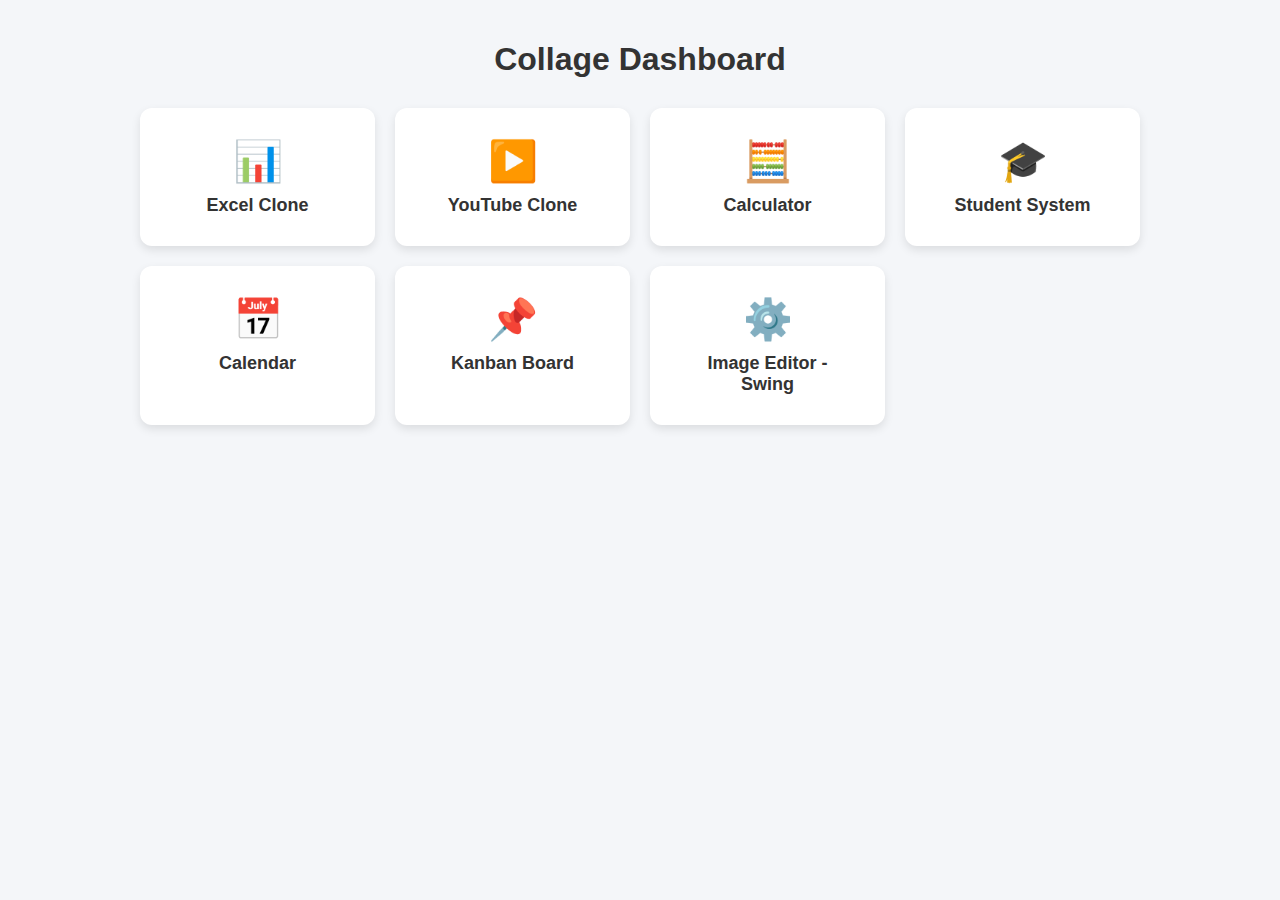
<file: index.html>
<!DOCTYPE html>
<html lang="en">
<head>
<meta charset="UTF-8">
<title>My Dashboard</title>

<style>

body {
    font-family: Arial, sans-serif;
    background: #f4f6f9;
    margin: 0;
    padding: 20px;
}

/* Header */
.header {
    text-align: center;
    margin-bottom: 30px;
}

.header h1 {
    color: #333;
}

/* Responsive Dashboard Grid */
.dashboard {
    display: grid;
    grid-template-columns: repeat(auto-fit, minmax(220px, 1fr));
    gap: 20px;
    max-width: 1000px;
    margin: auto;
}

/* Card */
.card {
    background: white;
    border-radius: 12px;
    padding: 30px;
    text-align: center;
    text-decoration: none;
    color: #333;
    box-shadow: 0 4px 10px rgba(0,0,0,0.1);
    transition: 0.3s;
}

.card:hover {
    transform: translateY(-5px);
    box-shadow: 0 6px 15px rgba(0,0,0,0.2);
}

/* Icon */
.icon {
    font-size: 40px;
    margin-bottom: 10px;
}

/* Title */
.title {
    font-size: 18px;
    font-weight: bold;
}

/* Mobile spacing improvement */
@media (max-width: 480px) {
    body {
        padding: 10px;
    }

    .card {
        padding: 20px;
    }
}

</style>
</head>
<body>

<div class="header">
    <h1>Collage Dashboard</h1>
</div>

<div class="dashboard">

    <a href="Excel-Clone/index.html" class="card">
        <div class="icon">📊</div>
        <div class="title">Excel Clone</div>
    </a>

    <a href="Youtube-Colone/index.html" class="card">
        <div class="icon">▶️</div>
        <div class="title">YouTube Clone</div>
    </a>

    <a href="calculator/calculator.html" class="card">
        <div class="icon">🧮</div>
        <div class="title">Calculator</div>
    </a>

    <a href="student-management/student.html" class="card">
        <div class="icon">🎓</div>
        <div class="title">Student System</div>
    </a>

    <a href="calendar/calendar.html" class="card">
        <div class="icon">📅</div>
        <div class="title">Calendar</div>
    </a>

    <a href="kanban_board/kanban.html" class="card">
        <div class="icon">📌</div>
        <div class="title">Kanban Board</div>
    </a>

    <a href="Image-Editor-Swing-/temp.html" class="card">
        <div class="icon">⚙️</div>
        <div class="title">Image Editor - Swing</div>
    </a>

</div>

</body>
</html>
</file>
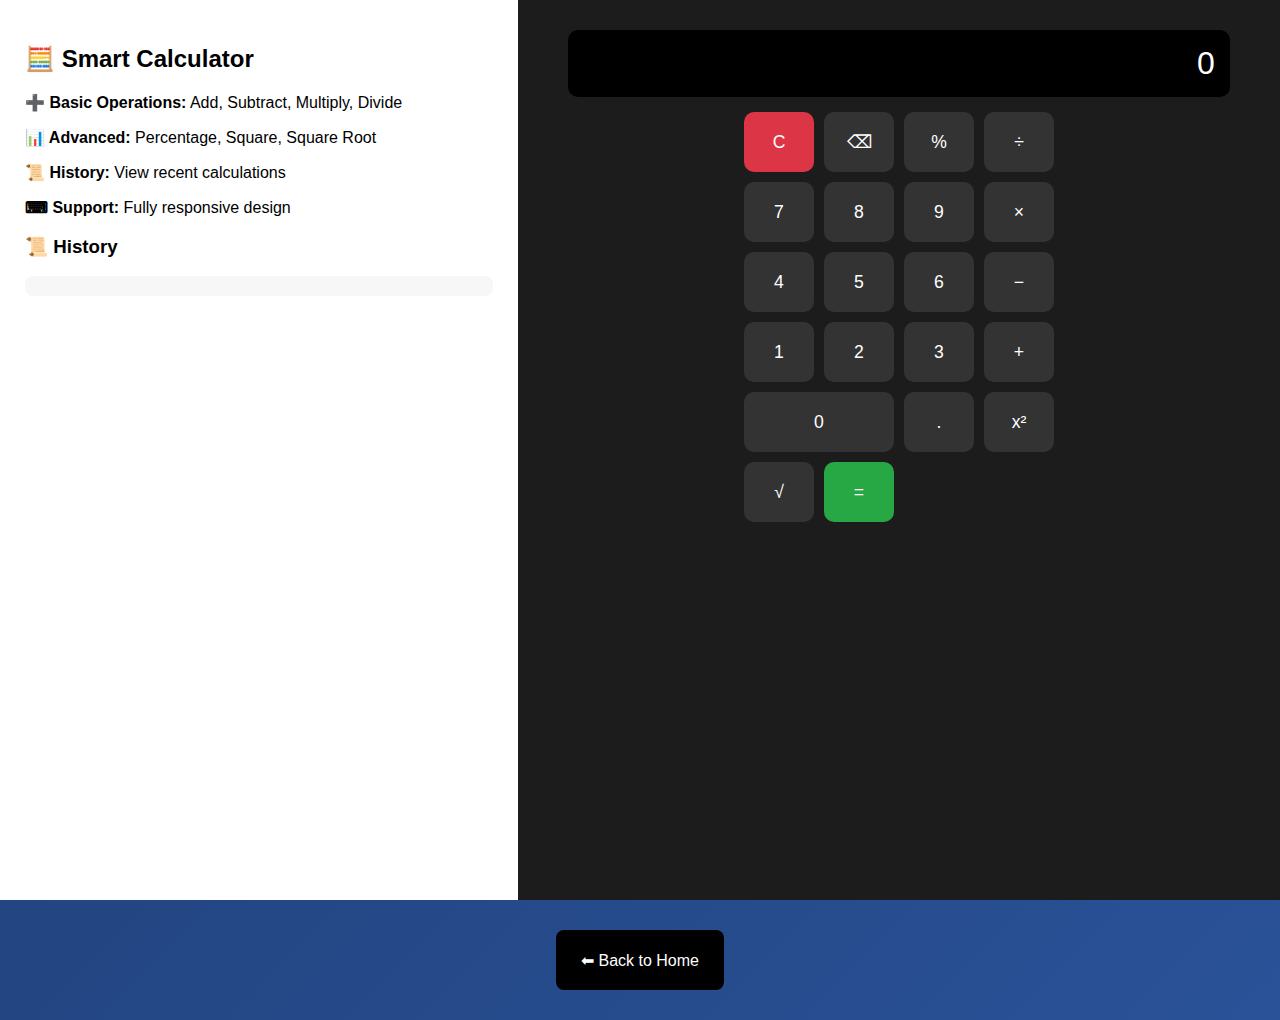
<file: calculator/calculator.html>
<!DOCTYPE html>
<html lang="en">

<head>
    <meta charset="UTF-8">
    <meta name="viewport" content="width=device-width, initial-scale=1.0">
    <title>Professional Calculator</title>

    <link href="https://cdnjs.cloudflare.com/ajax/libs/font-awesome/6.5.0/css/all.min.css" rel="stylesheet">
    <link rel="stylesheet" href="calculator.css">
</head>
<body>

    <div class="app-container">

        <!-- LEFT INFO PANEL -->
        <div class="info-panel">
            <h2>🧮 Smart Calculator</h2>

            <p><strong>➕ Basic Operations:</strong> Add, Subtract, Multiply, Divide</p>
            <p><strong>📊 Advanced:</strong> Percentage, Square, Square Root</p>
            <p><strong>📜 History:</strong> View recent calculations</p>
            <p><strong>⌨ Support:</strong> Fully responsive design</p>

            <h3>📜 History</h3>
            <div id="history"></div>
        </div>

        <!-- CALCULATOR PANEL -->
        <div class="calculator">

            <div class="display" id="display">0</div>

            <div class="buttons">
                <button onclick="clearDisplay()" class="clear">C</button>
                <button onclick="deleteLast()">⌫</button>
                <button onclick="percentage()">%</button>
                <button onclick="appendOperator('/')">÷</button>

                <button onclick="appendNumber('7')">7</button>
                <button onclick="appendNumber('8')">8</button>
                <button onclick="appendNumber('9')">9</button>
                <button onclick="appendOperator('*')">×</button>

                <button onclick="appendNumber('4')">4</button>
                <button onclick="appendNumber('5')">5</button>
                <button onclick="appendNumber('6')">6</button>
                <button onclick="appendOperator('-')">−</button>

                <button onclick="appendNumber('1')">1</button>
                <button onclick="appendNumber('2')">2</button>
                <button onclick="appendNumber('3')">3</button>
                <button onclick="appendOperator('+')">+</button>

                <button onclick="appendNumber('0')" class="zero">0</button>
                <button onclick="appendNumber('.')">.</button>
                <button onclick="square()">x²</button>
                <button onclick="squareRoot()">√</button>

                <button onclick="calculate()" class="equals">=</button>
            </div>

        </div>

    </div>

    <div style="
    display: flex;
    justify-content: center;
    align-items: center;
    margin: 30px 0;
">

        <button onclick="window.location.href='../index.html'" style="
            background: black;
            color: white;
            border: none;
            padding: 12px 25px;
            font-size: 16px;
            border-radius: 8px;
            cursor: pointer;
            transition: 0.3s;
        " onmouseover="this.style.background='#444'" onmouseout="this.style.background='black'">

            ⬅ Back to Home

        </button>

    </div>

    <script src="calculator.js"></script>
</body>

</html>
</file>
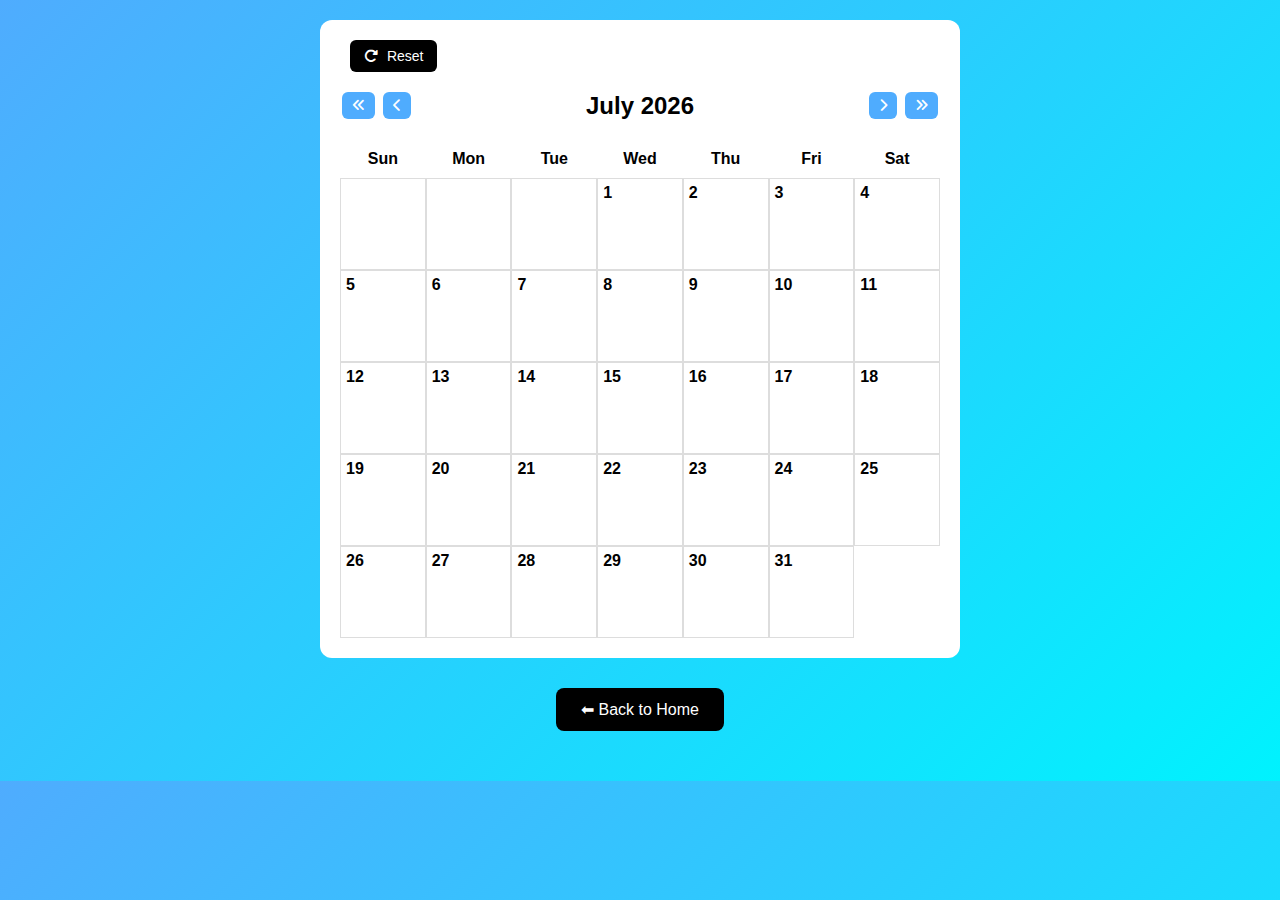
<file: calendar/calendar.html>
<!DOCTYPE html>
<html lang="en">
<head>
<meta charset="UTF-8">
<title>Yearly Calendar App</title>
<meta name="viewport" content="width=device-width, initial-scale=1.0">

<link href="https://cdnjs.cloudflare.com/ajax/libs/font-awesome/6.5.0/css/all.min.css" rel="stylesheet">
<link rel="stylesheet" href="calendar.css">
</head>
<body>
<div class="calendar-container">
    <button class="reset-btn" onclick="resetCalendar()">
        <i class="fa-solid fa-rotate-right"></i> Reset
    </button>

    <div class="header">
        <div class="nav-group">
            <button onclick="prevYear()"><i class="fa-solid fa-angles-left"></i></button>
            <button onclick="prevMonth()"><i class="fa-solid fa-chevron-left"></i></button>
        </div>

        <h2 id="monthYear"></h2>

        <div class="nav-group">
            <button onclick="nextMonth()"><i class="fa-solid fa-chevron-right"></i></button>
            <button onclick="nextYear()"><i class="fa-solid fa-angles-right"></i></button>
        </div>
    </div>

    <div class="days">
        <div>Sun</div><div>Mon</div><div>Tue</div>
        <div>Wed</div><div>Thu</div><div>Fri</div><div>Sat</div>
    </div>

    <div id="calendar" class="dates"></div>

</div>

<!-- Add Event Modal -->
<div id="eventModal" class="modal">
    <div class="modal-content">
        <h3>Add Event</h3>

        <input type="text" id="eventTitle" placeholder="Event title">

        <textarea id="eventRemark" placeholder="Remark" rows="3"></textarea>

        <select id="priority">
            <option value="high">High Priority</option>
            <option value="medium" selected>Medium Priority</option>
            <option value="low">Low Priority</option>
        </select>

        <div class="modal-actions">
            <button onclick="saveEvent()">
                <i class="fa-solid fa-floppy-disk"></i> Save
            </button>
            <button class="cancel" onclick="closeModal()">
                <i class="fa-solid fa-xmark"></i> Cancel
            </button>
        </div>
    </div>
</div>

<!-- View Event Modal -->
<div id="viewModal" class="modal">
    <div class="modal-content">
        <h3>Event Details</h3>
        <div id="viewContent"></div>

        <div class="modal-actions">
            <button onclick="deleteEvent()">
                <i class="fa-solid fa-trash"></i> Delete
            </button>
            <button class="cancel" onclick="closeViewModal()">Close</button>
        </div>
    </div>
</div>

<div style="
    display: flex;
    justify-content: center;
    align-items: center;
    margin: 30px 0;
">

    <button 
        onclick="window.location.href='../index.html'" 
        style="
            background: black;
            color: white;
            border: none;
            padding: 12px 25px;
            font-size: 16px;
            border-radius: 8px;
            cursor: pointer;
            transition: 0.3s;
        "
        onmouseover="this.style.background='#444'"
        onmouseout="this.style.background='black'">

        ⬅ Back to Home

    </button>

</div>

<script src="calendar.js"></script>
</body>
</html>
</file>
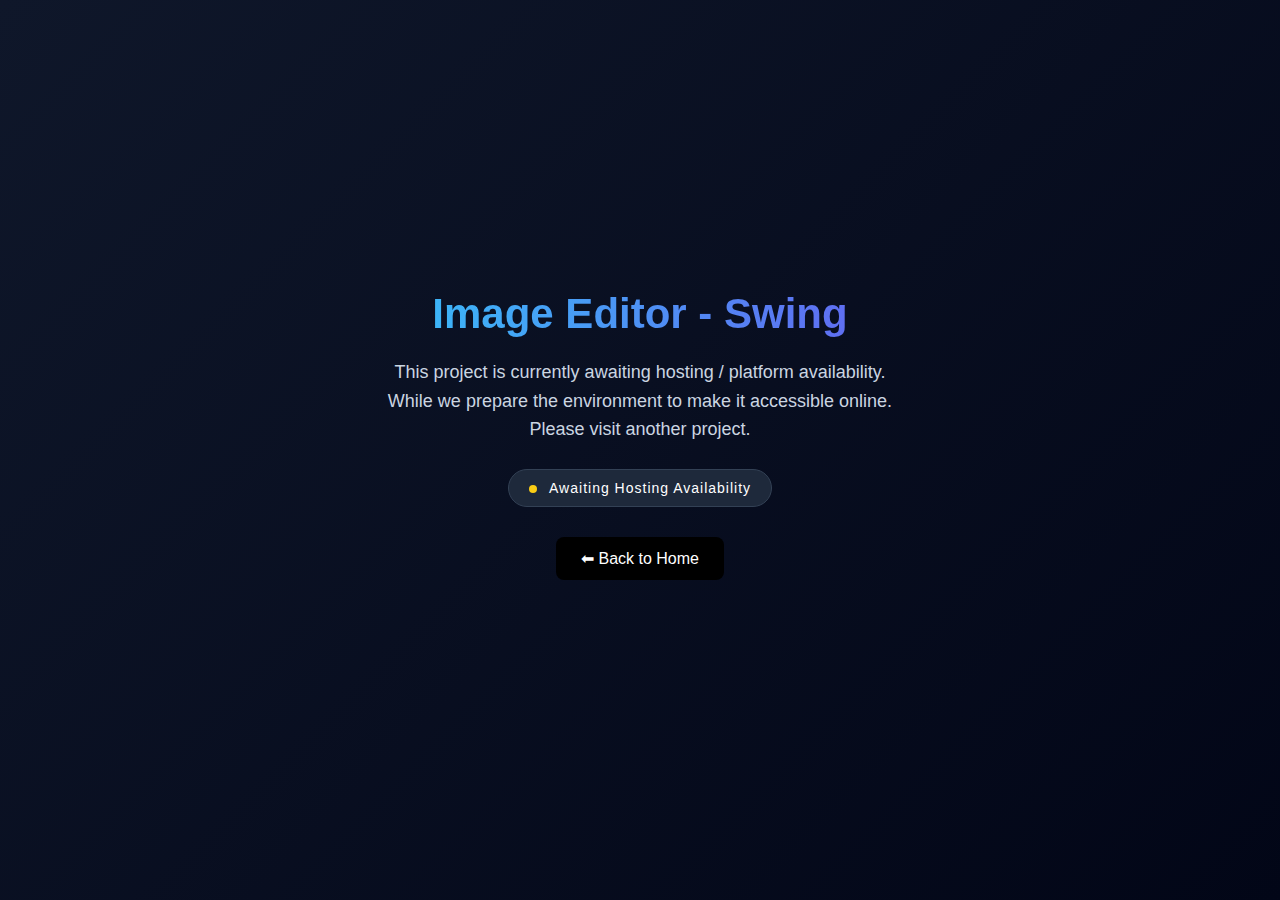
<file: Image-Editor-Swing-/temp.html>
<!DOCTYPE html>
<html lang="en">
<head>
    <meta charset="UTF-8">
    <title>Image Editor - Swing | Coming Soon</title>
    <meta name="viewport" content="width=device-width, initial-scale=1.0">

    <style>
        * {
            margin: 0;
            padding: 0;
            box-sizing: border-box;
            font-family: "Segoe UI", Arial, sans-serif;
        }
        body {
            height: 100vh;
            background: linear-gradient(135deg, #0f172a, #020617);
            color: #ffffff;
            display: flex;
            align-items: center;
            justify-content: center;
            text-align: center;
        }

        .container {
            max-width: 600px;
            padding: 40px;
        }

        h1 {
            font-size: 42px;
            margin-bottom: 20px;
            background: linear-gradient(90deg, #38bdf8, #6366f1);
            -webkit-background-clip: text;
            -webkit-text-fill-color: transparent;
        }

        p {
            font-size: 18px;
            color: #cbd5e1;
            margin-bottom: 25px;
            line-height: 1.6;
        }

        .status {
            display: inline-block;
            padding: 10px 20px;
            border-radius: 30px;
            background-color: #1e293b;
            font-size: 14px;
            letter-spacing: 1px;
            border: 1px solid #334155;
        }

        .dot {
            display: inline-block;
            width: 8px;
            height: 8px;
            margin-right: 8px;
            border-radius: 50%;
            background-color: #facc15;
            animation: blink 1.5s infinite;
        }

        @keyframes blink {
            0% { opacity: 1; }
            50% { opacity: 0.3; }
            100% { opacity: 1; }
        }

        footer {
            position: absolute;
            bottom: 20px;
            font-size: 14px;
            color: #64748b;
        }
    </style>
</head>
<body>

    <div class="container">
        <h1>Image Editor - Swing</h1>

        <p>
            This project is currently awaiting hosting / platform availability.
            While we prepare the environment to make it accessible online.
            Please visit another project.
        </p>

        <div class="status">
            <span class="dot"></span>
            Awaiting Hosting Availability
        </div>

             <div style="
    display: flex;
    justify-content: center;
    align-items: center;
    margin: 30px 0;
">

        <button onclick="window.location.href='../index.html'" style="
            background: black;
            color: white;
            border: none;
            padding: 12px 25px;
            font-size: 16px;
            border-radius: 8px;
            cursor: pointer;
            transition: 0.3s;
        " onmouseover="this.style.background='#444'" onmouseout="this.style.background='black'">

            ⬅ Back to Home

        </button>

    </div>
    </div>

</body>
</html>
</file>
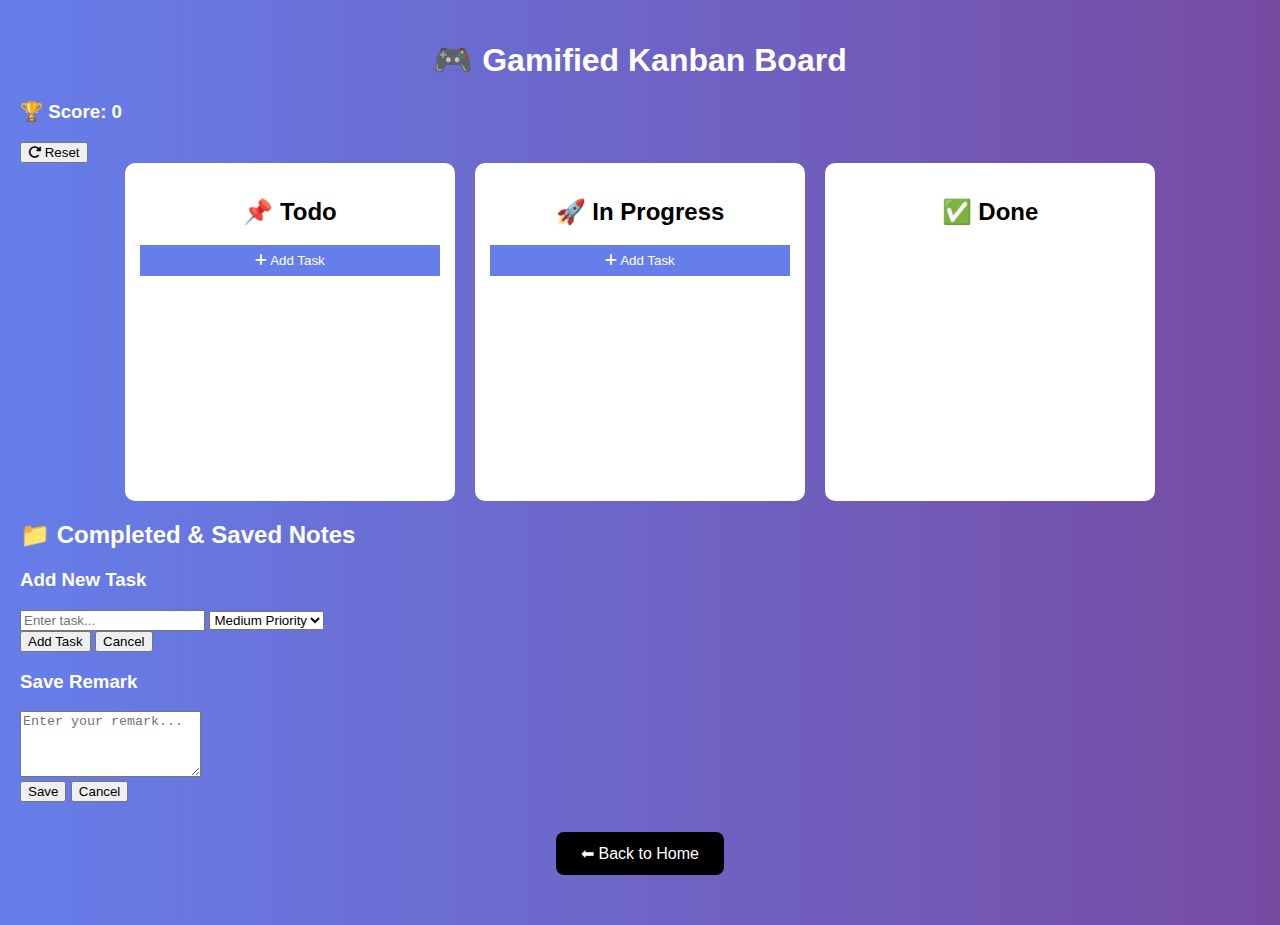
<file: kanban_board/kanban.html>
<!DOCTYPE html>
<html lang="en">
<head>
    <meta charset="UTF-8">
    <title>Gamified Kanban Board</title>
    <meta name="viewport" content="width=device-width, initial-scale=1.0">

    <!-- Font Awesome -->
    <link href="https://cdnjs.cloudflare.com/ajax/libs/font-awesome/6.5.0/css/all.min.css" rel="stylesheet">

    <link rel="stylesheet" href="kanban.css">
</head>
<body>
<h1>🎮 Gamified Kanban Board</h1>
<div class="top-bar">
    <h3 id="scoreDisplay">🏆 Score: 0</h3>

    <button class="reset-btn" onclick="resetGame()">
        <i class="fa-solid fa-rotate-right"></i> Reset
    </button>
</div>

<div class="board">

    <div class="column">
        <h2>📌 Todo</h2>
        <button onclick="openModal('todo')">
            <i class="fa-solid fa-plus"></i> Add Task
        </button>
        <div class="task-list" id="todo"></div>
    </div>

    <div class="column">
        <h2>🚀 In Progress</h2>
        <button onclick="openModal('progress')">
            <i class="fa-solid fa-plus"></i> Add Task
        </button>
        <div class="task-list" id="progress"></div>
    </div>

    <div class="column">
        <h2>✅ Done</h2>
        <div class="task-list" id="done"></div>
    </div>

</div>

<!-- Saved Tasks Section -->
<div class="saved-section">
    <h2>📁 Completed & Saved Notes</h2>
    <div id="savedTasks"></div>
</div>

<!-- Add Task Modal -->
<div id="taskModal" class="modal">
    <div class="modal-content">
        <h3>Add New Task</h3>

        <input type="text" id="taskInput" placeholder="Enter task..." />

        <select id="prioritySelect">
            <option value="high">High Priority</option>
            <option value="medium" selected>Medium Priority</option>
            <option value="low">Low Priority</option>
        </select>

        <div class="modal-actions">
            <button onclick="addTask()">Add Task</button>
            <button class="cancel" onclick="closeModal()">Cancel</button>
        </div>
    </div>
</div>

<!-- Remark Modal -->
<div id="remarkModal" class="modal">
    <div class="modal-content">
        <h3>Save Remark</h3>

        <textarea id="remarkInput" placeholder="Enter your remark..." rows="4"></textarea>

        <div class="modal-actions">
            <button onclick="saveRemark()">Save</button>
            <button class="cancel" onclick="closeRemarkModal()">Cancel</button>
        </div>
    </div>
</div>

 <div style="
    display: flex;
    justify-content: center;
    align-items: center;
    margin: 30px 0;
">

        <button onclick="window.location.href='../index.html'" style="
            background: black;
            color: white;
            border: none;
            padding: 12px 25px;
            font-size: 16px;
            border-radius: 8px;
            cursor: pointer;
            transition: 0.3s;
        " onmouseover="this.style.background='#444'" onmouseout="this.style.background='black'">

            ⬅ Back to Home

        </button>

    </div>

<script src="kanban.js"></script>
</body>
</html>
</file>
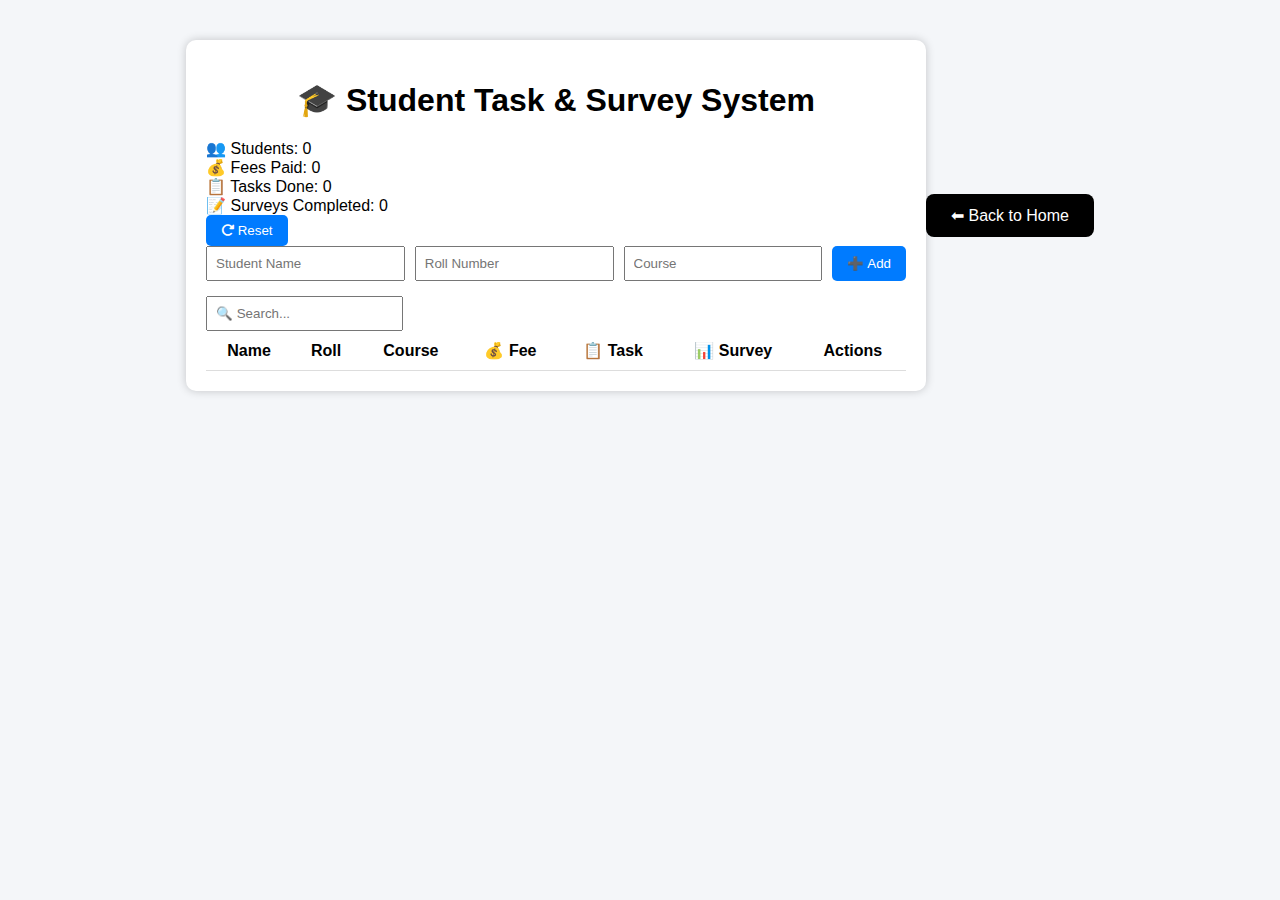
<file: student-management/student.html>
<!DOCTYPE html>
<html lang="en">
<head>
<meta charset="UTF-8">
<meta name="viewport" content="width=device-width, initial-scale=1.0">
<title>Student Task & Survey System</title>
<link rel="stylesheet" href="https://cdnjs.cloudflare.com/ajax/libs/font-awesome/6.5.0/css/all.min.css">
<link rel="stylesheet" href="student.css">
</head>
<body>
<div class="container">

<h1>🎓 Student Task & Survey System</h1>

<div class="stats">
<div>👥 Students: <span id="totalStudents">0</span></div>
<div>💰 Fees Paid: <span id="totalFees">0</span></div>
<div>📋 Tasks Done: <span id="totalTasks">0</span></div>
<div>📝 Surveys Completed: <span id="totalSurveys">0</span></div>
<button class="reset-btn" onclick="resetGame()">
        <i class="fa-solid fa-rotate-right"></i> Reset
    </button>
</div>

<div class="form">
<input type="text" id="name" placeholder="Student Name">
<input type="text" id="roll" placeholder="Roll Number">
<input type="text" id="course" placeholder="Course">
<button onclick="addStudent()" id="addBtn">➕ Add</button>
<button onclick="updateStudent()" id="updateBtn" style="display:none;">🔄 Update</button>
</div>

<input type="text" id="search" placeholder="🔍 Search..." onkeyup="searchStudent()">

<div class="table-wrapper">
<table>
<thead>
<tr>
<th>Name</th>
<th>Roll</th>
<th>Course</th>
<th>💰 Fee</th>
<th>📋 Task</th>
<th>📊 Survey</th>
<th>Actions</th>
</tr>
</thead>
<tbody id="studentList"></tbody>
</table>
</div>

</div>


 <div style="
    display: flex;
    justify-content: center;
    align-items: center;
    margin: 30px 0;
">

        <button onclick="window.location.href='../index.html'" style="
            background: black;
            color: white;
            border: none;
            padding: 12px 25px;
            font-size: 16px;
            border-radius: 8px;
            cursor: pointer;
            transition: 0.3s;
        " onmouseover="this.style.background='#444'" onmouseout="this.style.background='black'">

            ⬅ Back to Home

        </button>

    </div>

<script src="student.js"></script>

</body>
</html>
</file>
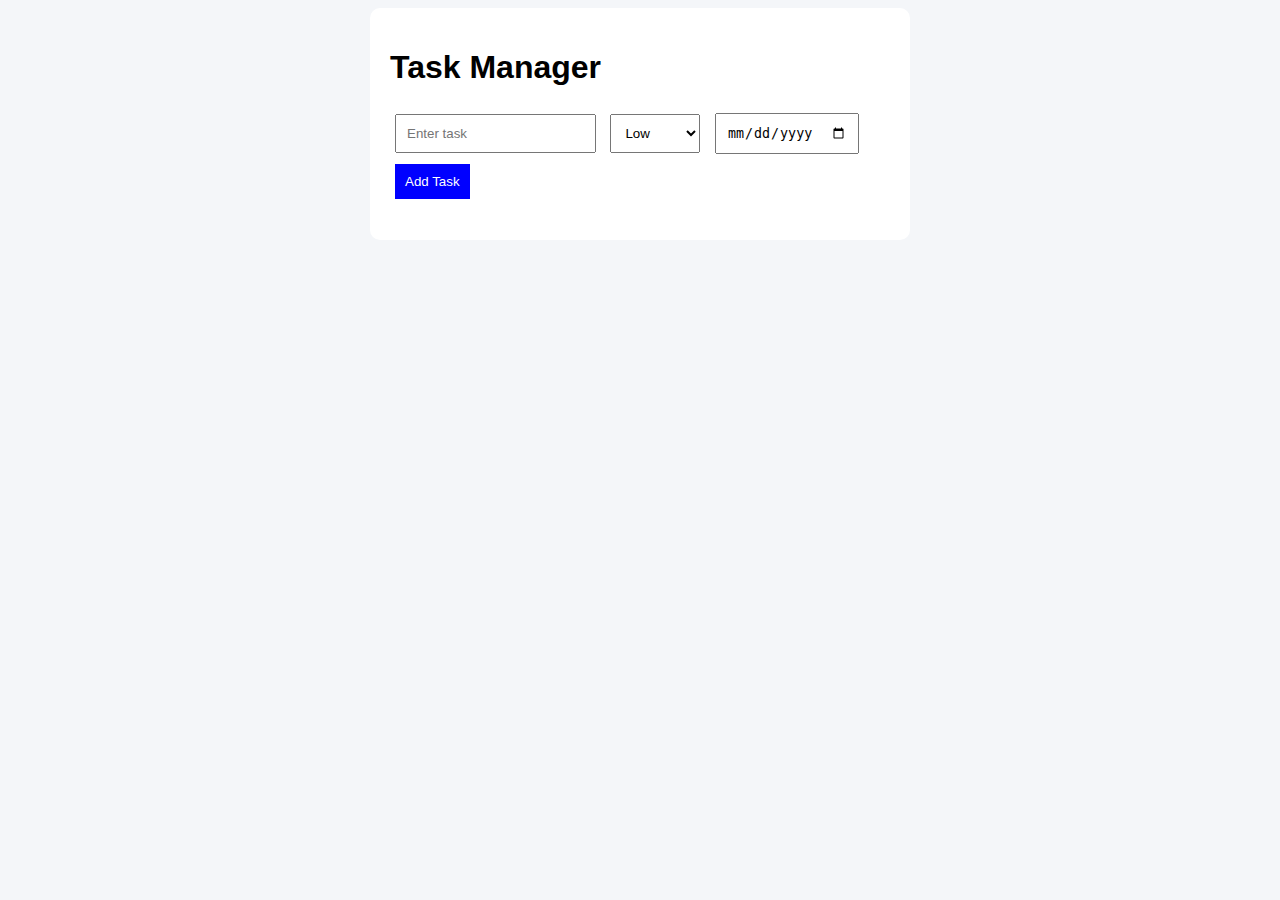
<file: task_manager/task_manager.html>
<!DOCTYPE html>
<html>
<head>
    <title>Task Manager</title>
    <link rel="stylesheet" href="task_manager.css">
</head>
<body>

<div class="container">

    <h1>Task Manager</h1>

    <div class="input-section">
        <input type="text" id="taskInput" placeholder="Enter task">
        
        <select id="priority">
            <option value="Low">Low</option>
            <option value="Medium">Medium</option>
            <option value="High">High</option>
        </select>

        <input type="date" id="dueDate">

        <button onclick="addTask()">Add Task</button>
    </div>

    <ul id="taskList"></ul>

</div>

<script src="task_manager.js"></script>

</body>
</html>
</file>
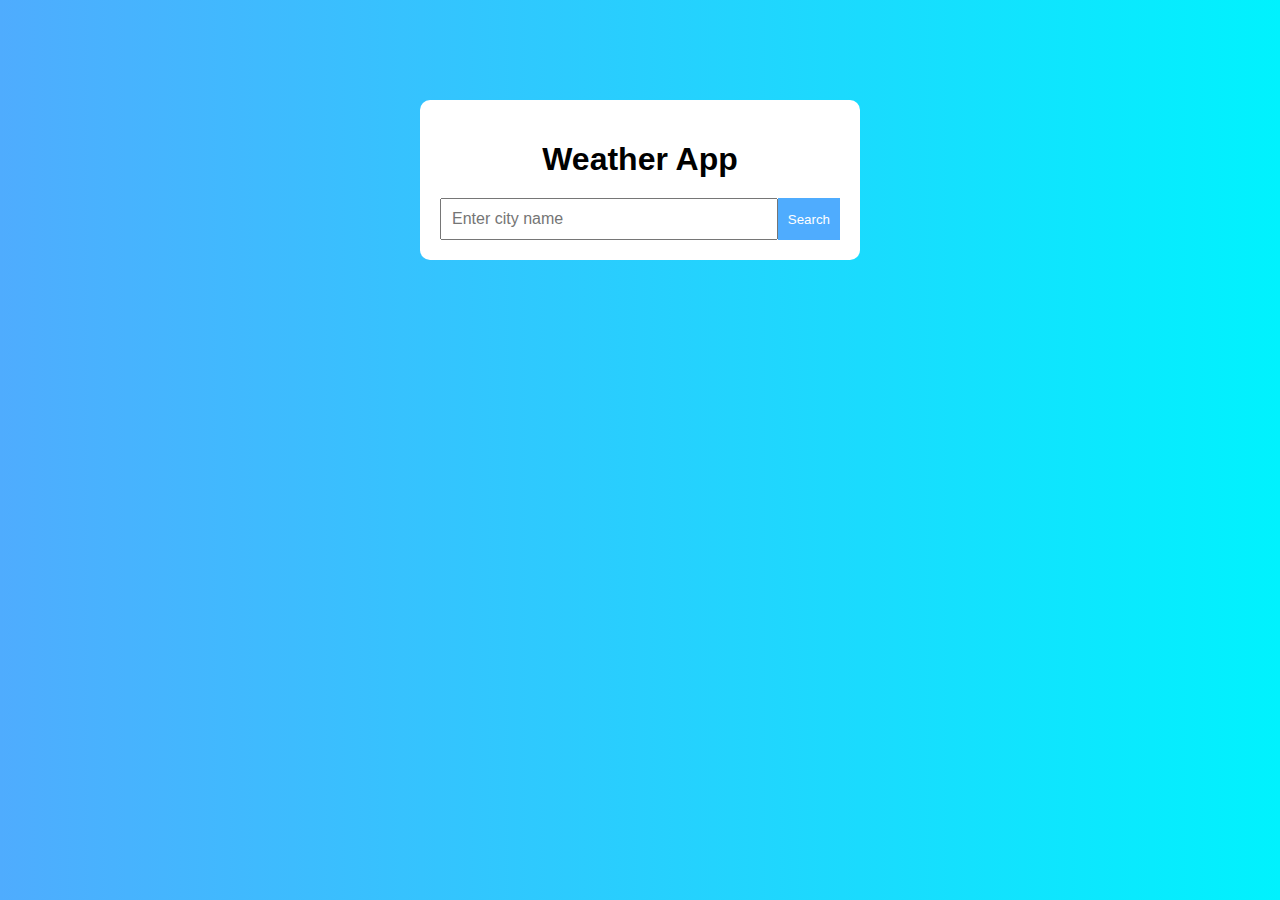
<file: weather_app/weather.html>
<!DOCTYPE html>
<html lang="en">
<head>
    <meta charset="UTF-8">
    <title>Weather App</title>
    <link rel="stylesheet" href="weather.css">
</head>
<body>

<div class="container">

    <h1>Weather App</h1>

    <div class="search-box">
        <input type="text" id="cityInput" placeholder="Enter city name">
        <button onclick="getWeather()">Search</button>
    </div>

    <div class="weather-box" id="weatherBox" style="display:none;">
        <h2 id="cityName"></h2>
        <p id="temperature"></p>
        <p id="condition"></p>
        <p id="humidity"></p>
        <p id="wind"></p>
    </div>

</div>

<script src="weather.js"></script>

</body>
</html>
</file>
<file: calculator/calculator.css>
body {
    margin: 0;
    font-family: Arial, sans-serif;
    background: linear-gradient(135deg, #1e3c72, #2a5298);
}

.app-container {
    display: flex;
    min-height: 100vh;
}

/* LEFT PANEL */
.info-panel {
    width: 40%;
    background: #ffffff;
    padding: 25px;
    overflow-y: auto;
}

.score-box {
    background: #f4f4f4;
    padding: 10px;
    border-radius: 10px;
    margin: 15px 0;
}

.theme-btn {
    padding: 8px;
    border: none;
    background: #222;
    color: white;
    border-radius: 6px;
    cursor: pointer;
}

/* HISTORY */
#history {
    max-height: 200px;
    overflow-y: auto;
    background: #f7f7f7;
    padding: 10px;
    border-radius: 8px;
}

/* CALCULATOR */
.calculator {
    width: 60%;
    background: #1c1c1c;
    padding: 30px;
    display: flex;
    flex-direction: column;
    align-items: center;
}

.display {
    background: black;
    color: white;
    font-size: 2em;
    padding: 15px;
    border-radius: 10px;
    margin-bottom: 15px;
    width: 90%;
    text-align: right;
}

.buttons {
    display: grid;
    grid-template-columns: repeat(4, 70px);
    gap: 10px;
}

button {
    height: 60px;
    border-radius: 10px;
    border: none;
    font-size: 1.1em;
    cursor: pointer;
    background: #333;
    color: white;
}

button:hover {
    background: #555;
}

.equals {
    background: #28a745;
}

.clear {
    background: #dc3545;
}

.zero {
    grid-column: span 2;
}

/* RESPONSIVE */
@media(max-width: 900px) {
    .app-container {
        flex-direction: column;
    }
    .info-panel, .calculator {
        width: 100%;
    }
}
</file>
<file: calendar/calendar.css>
body {
    font-family: Arial;
    background: linear-gradient(135deg, #4facfe, #00f2fe);
    margin: 0;
    padding: 20px;
}

.calendar-container {
    max-width: 600px;
    margin: auto;
    background: white;
    padding: 20px;
    border-radius: 12px;
}

.header {
    display: flex;
    justify-content: space-between;
    align-items: center;
}

.nav-group button {
    background: #4facfe;
    color: white;
    border: none;
    padding: 6px 10px;
    margin: 2px;
    border-radius: 6px;
    cursor: pointer;
}

.days, .dates {
    display: grid;
    grid-template-columns: repeat(7, 1fr);
    margin-top: 10px;
}

.days div {
    text-align: center;
    font-weight: bold;
}

.dates div {
    border: 1px solid #ddd;
    min-height: 80px;
    padding: 5px;
    cursor: pointer;
    position: relative;
}

.dates div:hover {
    background: #f1f1f1;
}

.event {
    font-size: 11px;
    padding: 3px;
    border-radius: 4px;
    margin-top: 4px;
    color: white;
    cursor: pointer;
}

.high { background: #ff4d4d; }
.medium { background: #ffb84d; }
.low { background: #4CAF50; }

.modal {
    display: none;
    position: fixed;
    inset: 0;
    background: rgba(0,0,0,0.6);
    justify-content: center;
    align-items: center;
}

.modal-content {
    background: white;
    padding: 20px;
    width: 300px;
    border-radius: 10px;
}

.modal-content input,
.modal-content textarea,
.modal-content select {
    width: 100%;
    margin: 8px 0;
    padding: 6px;
}

.modal-actions {
    display: flex;
    justify-content: space-between;
}

.modal-actions button {
    padding: 6px 10px;
    border: none;
    border-radius: 6px;
    cursor: pointer;
    background: #4facfe;
    color: white;
}

.cancel {
    background: gray;
}

.reset-btn {
    background: black;
    color: white;
    border: none;
    padding: 8px 14px;
    border-radius: 6px;
    cursor: pointer;
    font-size: 14px;
    margin-left: 10px;
    transition: 0.2s ease;
}

.reset-btn:hover {
    background: #444;
    transform: scale(1.05);
}

.reset-btn i {
    margin-right: 5px;
}

@media (max-width: 600px) {
    .calendar-container {
        width: 95%;
    }
}
</file>
<file: kanban_board/kanban.css>
body {
    font-family: Arial;
    background: linear-gradient(to right, #667eea, #764ba2);
    margin: 0;
    padding: 20px;
    color: white;
}

h1 {
    text-align: center;
}

.board {
    display: flex;
    gap: 20px;
    justify-content: center;
}

.column {
    background: white;
    color: black;
    padding: 15px;
    border-radius: 10px;
    width: 300px;
}

.column h2 {
    text-align: center;
}

.column button {
    width: 100%;
    padding: 8px;
    margin-bottom: 10px;
    border: none;
    background: #667eea;
    color: white;
    cursor: pointer;
}

.task-list {
    min-height: 200px;
}

.task {
    background: #f1f1f1;
    padding: 10px;
    margin-bottom: 10px;
    border-radius: 5px;
    cursor: grab;
    display: flex;
    justify-content: space-between;
}

.delete-btn {
    background: red;
    border: none;
    color: white;
    cursor: pointer;
    padding: 2px 6px;
}
</file>
<file: student-management/student.css>
body {

font-family: Arial;
background: #f4f6f9;
display: flex;
justify-content: center;
margin-top: 40px;

}

.container {

background: white;
padding: 20px;
width: 700px;
border-radius: 10px;
box-shadow: 0 0 10px rgba(0,0,0,0.2);

}

h1 {

text-align: center;
margin-bottom: 20px;

}

.form {

display: flex;
gap: 10px;
margin-bottom: 15px;

}

input {

padding: 8px;
flex: 1;

}

button {

padding: 8px 15px;
border: none;
cursor: pointer;
background: #007bff;
color: white;
border-radius: 5px;

}

button:hover {

background: #0056b3;

}

table {

width: 100%;
border-collapse: collapse;

}

th, td {

padding: 10px;
border-bottom: 1px solid #ddd;
text-align: center;

}

.delete {

background: red;

}

.edit {

background: orange;

}
</file>
<file: task_manager/task_manager.css>
body {
    font-family: Arial;
    background: #f4f6f9;
}

.container {
    width: 500px;
    margin: auto;
    background: white;
    padding: 20px;
    border-radius: 10px;
}

input, select, button {
    padding: 10px;
    margin: 5px;
}

button {
    background: blue;
    color: white;
    border: none;
}

li {
    background: #eee;
    margin: 5px;
    padding: 10px;
    list-style: none;
    display: flex;
    justify-content: space-between;
}
</file>
<file: weather_app/weather.css>
body {
    font-family: Arial;
    background: linear-gradient(to right, #4facfe, #00f2fe);
    margin: 0;
}

.container {
    width: 400px;
    margin: 100px auto;
    background: white;
    padding: 20px;
    text-align: center;
    border-radius: 10px;
}

h1 {
    margin-bottom: 20px;
}

.search-box {
    display: flex;
}

.search-box input {
    flex: 1;
    padding: 10px;
    font-size: 16px;
}

.search-box button {
    padding: 10px;
    background: #4facfe;
    border: none;
    color: white;
    cursor: pointer;
}

.search-box button:hover {
    background: #00c6ff;
}

.weather-box {
    margin-top: 20px;
    background: #f2f2f2;
    padding: 15px;
    border-radius: 8px;
}
</file>
